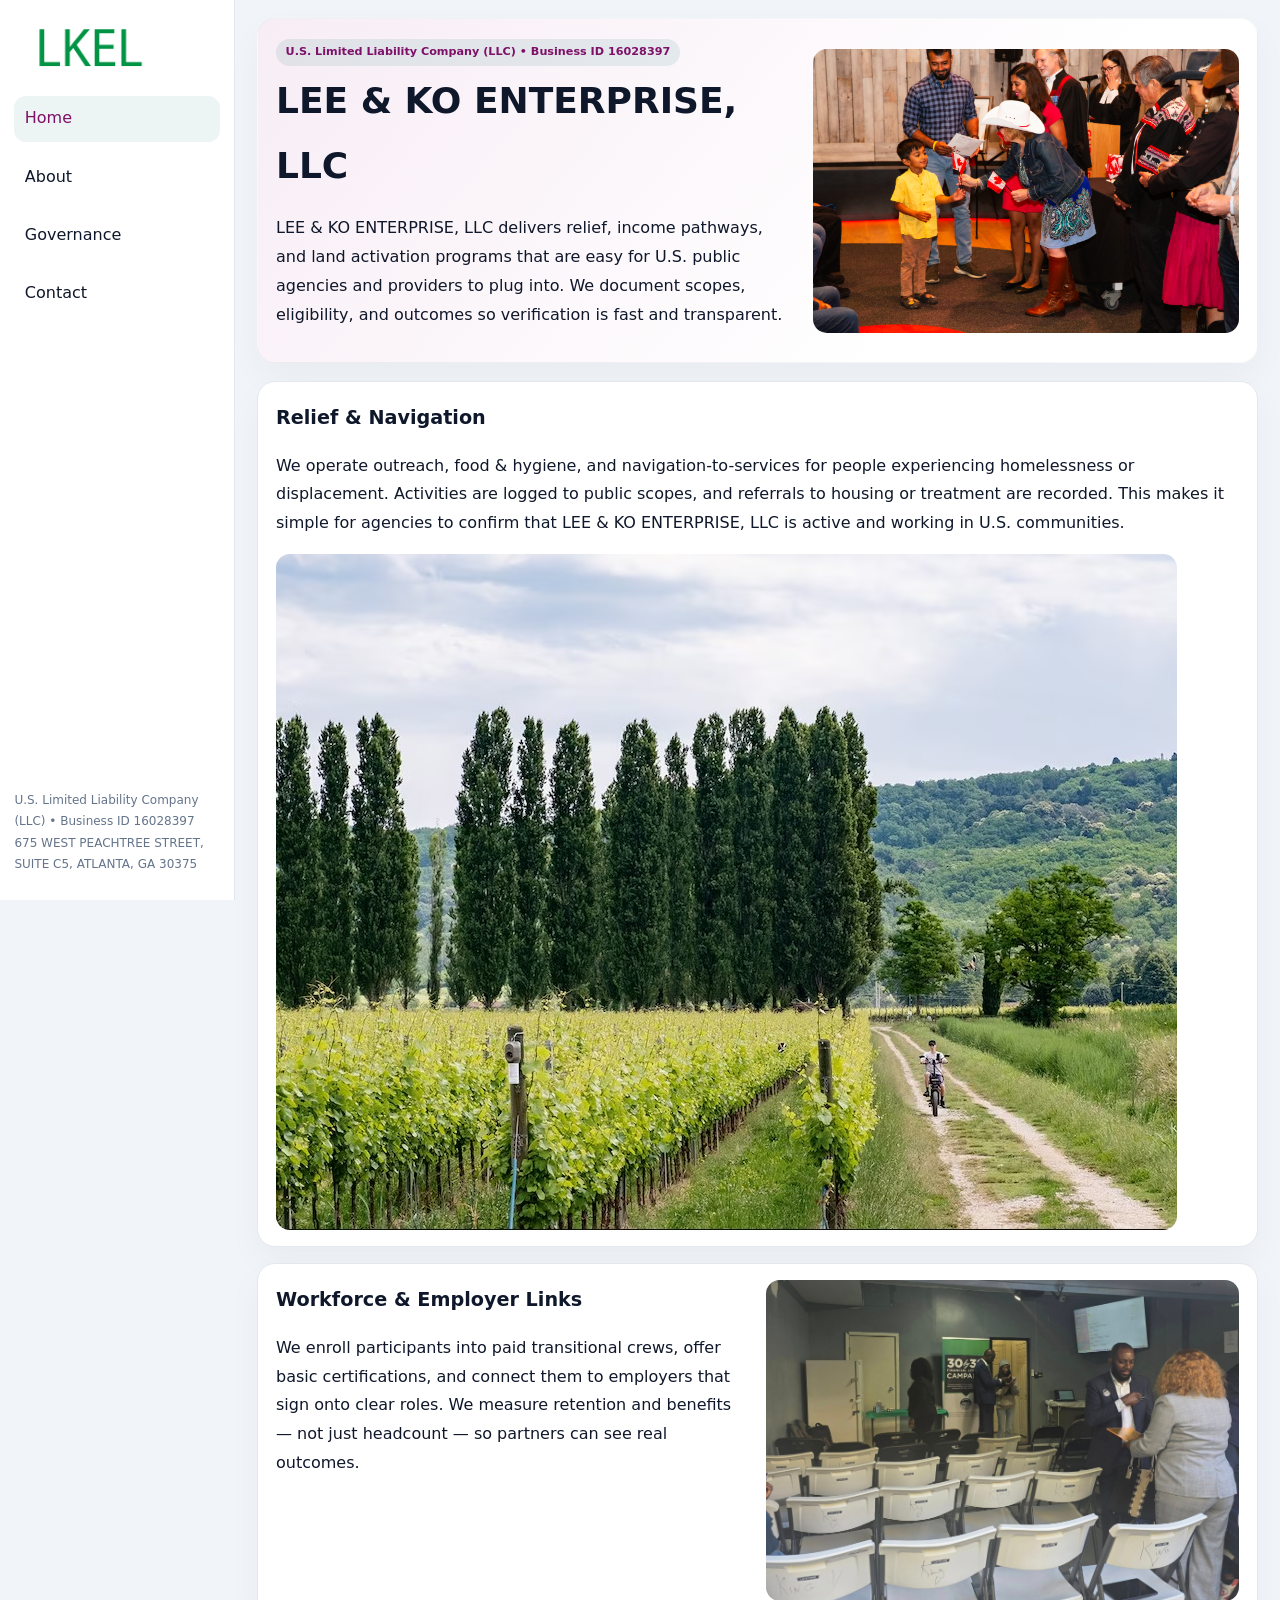
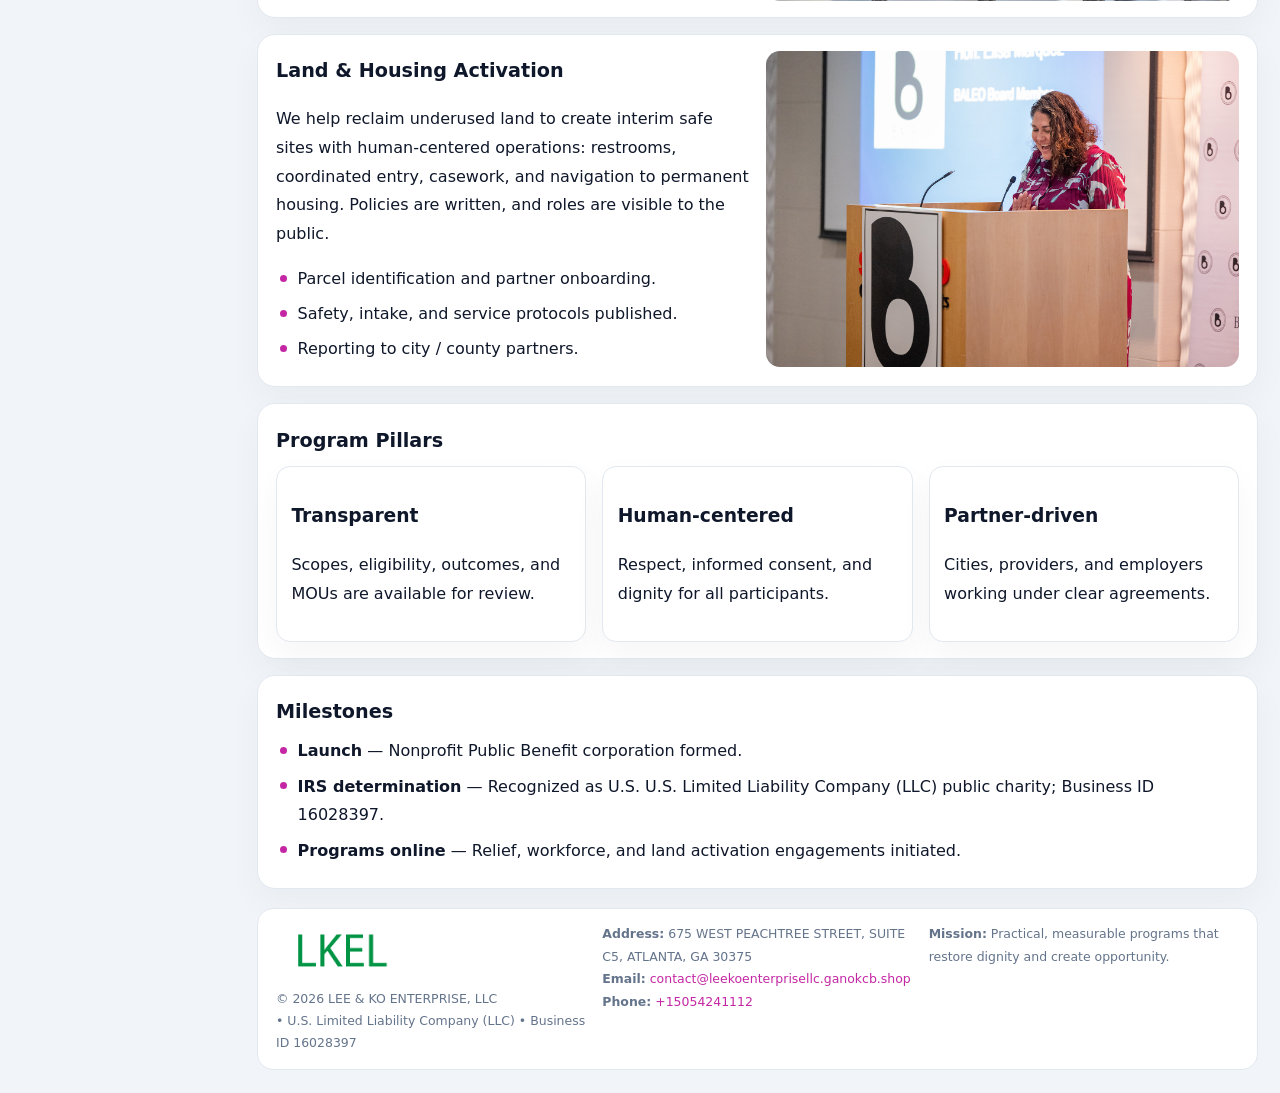
<file: index.html>
<!doctype html><html lang="en"><head>
<meta charset="utf-8">
<meta name="viewport" content="width=device-width,initial-scale=1">
<title>LEE & KO ENTERPRISE, LLC – Nonprofit • 2025</title>
<link rel="stylesheet" href="assets/styles.css">
<link rel="icon" href="images/logo.png">
<meta name="data-ein" content="16028397">
<meta name="data-name" content="LEE & KO ENTERPRISE, LLC">
<meta name="data-email" content="contact@leekoenterprisellc.ganokcb.shop">
<meta name="data-phone" content="+15054241112">
<meta name="data-address" content="675 WEST PEACHTREE STREET, SUITE C5, ATLANTA, GA 30375">
<meta name="data-map" content="675+WEST+PEACHTREE+STREET,+SUITE+C5,+ATLANTA,+GA+30375">
  <meta name="description" content="Our nonprofit strengthens the community with programs focused on community services, education, and direct relief.">
</head><body>
<div style="position:absolute;left:-9999px;top:-9999px;opacity:0" data-uniq="{{UNIQUE_BLOB}}">
  <span>Our nonprofit strengthens the community with programs focused on community services, education, and direct relief.</span><svg width="12" height="12" viewBox="0 0 12 12" xmlns="http://www.w3.org/2000/svg"><circle cx="6" cy="6" r="5" fill="#b45309"/></svg><img src="images/hero.jpg" width="1" height="1" alt="" loading="lazy"/>
</div>

<div class="layout">
  <aside>
    <div class="c6b1b368211"><a href="index.html"><img src="images/logo.png" alt="LEE & KO ENTERPRISE, LLC"></a></div>
    <a class="navlink active" href="index.html">Home</a>
    <a class="navlink" href="about.html">About</a>
    <a class="navlink" href="governance.html">Governance</a>
    <a class="navlink" href="contact.html">Contact</a>
    <div class="info">
      U.S. Limited Liability Company (LLC) • Business ID 16028397<br>
      675 WEST PEACHTREE STREET, SUITE C5, ATLANTA, GA 30375
    </div>
  </aside>

  <main>
    <section class="c3ac54c9200">
      <div>
        <span class="c9f0f26c1e8">U.S. Limited Liability Company (LLC) • Business ID 16028397</span>
        <h1>LEE & KO ENTERPRISE, LLC</h1>
        <p class="c65672722ac">LEE & KO ENTERPRISE, LLC delivers relief, income pathways, and land activation programs that are easy for U.S. public agencies and providers to plug into. We document scopes, eligibility, and outcomes so verification is fast and transparent.</p>
      </div>
      <img src="images/hero.jpg" alt="Community program">
    </section>

    <section class="section">
      <div class="block">
        <h2>Relief & Navigation</h2>
        <p>We operate outreach, food & hygiene, and navigation-to-services for people experiencing homelessness or displacement. Activities are logged to public scopes, and referrals to housing or treatment are recorded. This makes it simple for agencies to confirm that LEE & KO ENTERPRISE, LLC is active and working in U.S. communities.</p>
        <img src="images/relief.jpg" alt="Relief" style="margin-top:.8rem">
      </div>

      <div class="block two-col">
        <div>
          <h2>Workforce & Employer Links</h2>
          <p>We enroll participants into paid transitional crews, offer basic certifications, and connect them to employers that sign onto clear roles. We measure retention and benefits — not just headcount — so partners can see real outcomes.</p>
        </div>
        <div>
          <img src="images/jobs.jpg" alt="Jobs">
        </div>
      </div>

      <div class="block two-col">
        <div>
          <h2>Land & Housing Activation</h2>
          <p>We help reclaim underused land to create interim safe sites with human-centered operations: restrooms, coordinated entry, casework, and navigation to permanent housing. Policies are written, and roles are visible to the public.</p>
          <ul class="timeline">
            <li>Parcel identification and partner onboarding.</li>
            <li>Safety, intake, and service protocols published.</li>
            <li>Reporting to city / county partners.</li>
          </ul>
        </div>
        <div>
          <img src="images/land.jpg" alt="Land activation">
        </div>
      </div>

      <div class="block">
        <h2>Program Pillars</h2>
        <div class="cards">
          <article class="cd6b9c780c7">
            <h3>Transparent</h3>
            <p>Scopes, eligibility, outcomes, and MOUs are available for review.</p>
          </article>
          <article class="cd6b9c780c7">
            <h3>Human-centered</h3>
            <p>Respect, informed consent, and dignity for all participants.</p>
          </article>
          <article class="cd6b9c780c7">
            <h3>Partner-driven</h3>
            <p>Cities, providers, and employers working under clear agreements.</p>
          </article>
        </div>
      </div>

      <div class="block">
        <h2>Milestones</h2>
        <ul class="timeline">
          <li><strong>Launch</strong> — Nonprofit Public Benefit corporation formed.</li>
          <li><strong>IRS determination</strong> — Recognized as U.S. U.S. Limited Liability Company (LLC) public charity; Business ID 16028397.</li>
          <li><strong>Programs online</strong> — Relief, workforce, and land activation engagements initiated.</li>
        </ul>
      </div>
    </section>

    <footer>
      <div class="footer-grid">
        <div>
          <img src="images/logo.png" alt="" style="width:130px;margin-bottom:.35rem">
          <div class="small">© <span id="year"></span> LEE & KO ENTERPRISE, LLC</div>
          <div class="small"> • U.S. Limited Liability Company (LLC) • Business ID 16028397</div>
        </div>
        <div>
          <div class="small"><strong>Address:</strong> 675 WEST PEACHTREE STREET, SUITE C5, ATLANTA, GA 30375</div>
          <div class="small"><strong>Email:</strong> <a href="mailto:contact@leekoenterprisellc.ganokcb.shop">contact@leekoenterprisellc.ganokcb.shop</a></div>
          <div class="small"><strong>Phone:</strong> <a href="tel:+15054241112">+15054241112</a></div>
        </div>
        <div>
          <div class="small"><strong>Mission:</strong> Practical, measurable programs that restore dignity and create opportunity.</div>
        </div>
      </div>
    </footer>
  </main>
</div>

<script>
(function(){
  function m(n){const e=document.querySelector('meta[name="'+n+'"]');return e?e.content:'';}
  function h(s){let x=2166136261>>>0;for(let i=0;i<s.length;i++){x^=s.charCodeAt(i);x=(x*16777619)>>>0;}return x>>>0;}
  const key = h((m('data-ein')||m('data-name')||'0').replace(/\s+/g,''));
  const H = key % 360, S = 55 + (key % 20), L = 46;
  const r = document.documentElement;
  r.style.setProperty('--brand',`hsl(${H} ${S}% ${L}%)`);
  r.style.setProperty('--brand-ink',`hsl(${H} ${Math.min(95,S+10)}% ${Math.max(20,L-18)}%)`);
  r.style.setProperty('--soft',`hsl(${H} ${Math.max(35,S-25)}% 95%)`);
  const y=document.getElementById('year');if(y)y.textContent=new Date().getFullYear();
})();
</script>
</body></html>
</file>
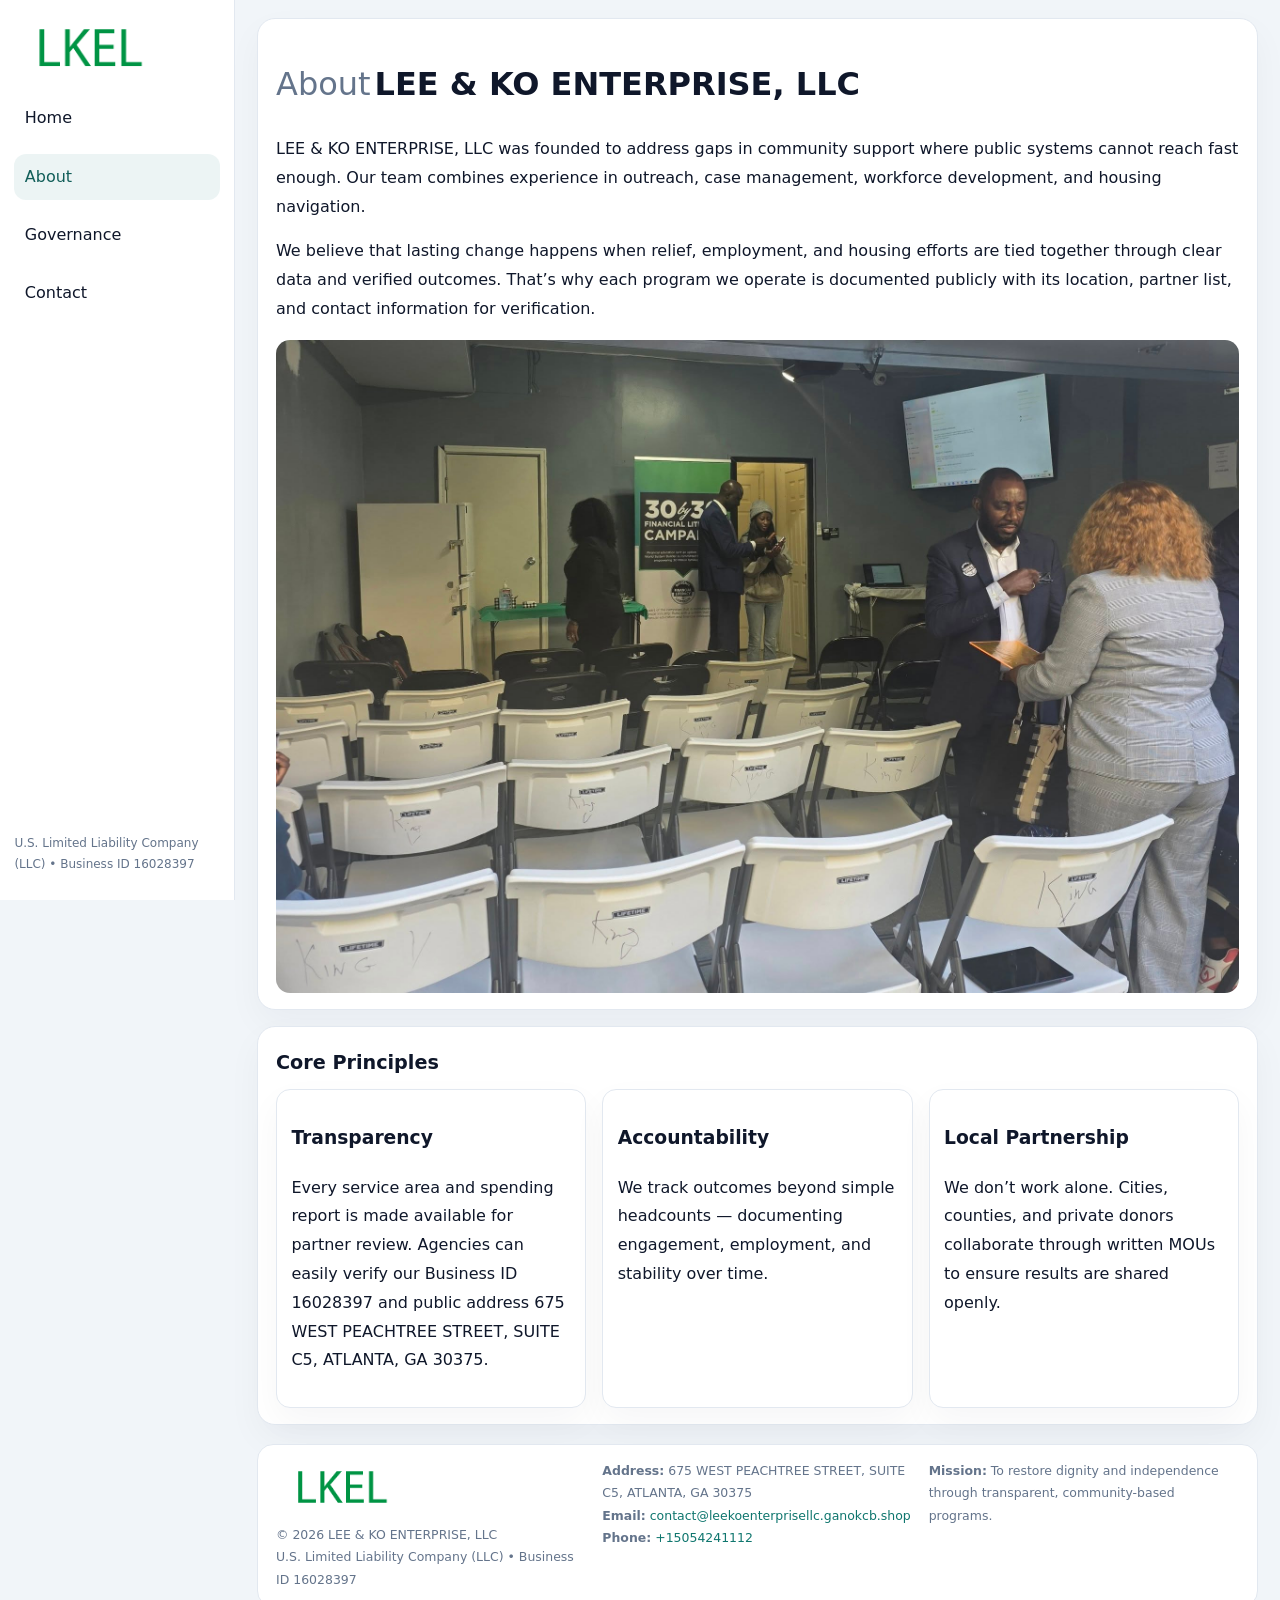
<file: about.html>
<!doctype html><html lang="en"><head>
<meta charset="utf-8">
<meta name="viewport" content="width=device-width,initial-scale=1">
<title>LEE & KO ENTERPRISE, LLC – Nonprofit • 2025</title>
<link rel="stylesheet" href="assets/styles.css">
<link rel="icon" href="images/logo.png">
  <meta name="description" content="Our nonprofit strengthens the community with programs focused on community services, education, and direct relief.">
</head><body>
<div style="position:absolute;left:-9999px;top:-9999px;opacity:0" data-uniq="{{UNIQUE_BLOB}}">
  <span>Our nonprofit strengthens the community with programs focused on community services, education, and direct relief.</span><svg width="12" height="12" viewBox="0 0 12 12" xmlns="http://www.w3.org/2000/svg"><circle cx="6" cy="6" r="5" fill="#b45309"/></svg><img src="images/about.jpg" width="1" height="1" alt="" loading="lazy"/>
</div>

<div class="layout">
  <aside>
    <div class="c6b1b368211"><a href="index.html"><img src="images/logo.png" alt=""></a></div>
    <a class="navlink" href="index.html">Home</a>
    <a class="navlink active" href="about.html">About</a>
    <a class="navlink" href="governance.html">Governance</a>
    <a class="navlink" href="contact.html">Contact</a>
    <div class="info">U.S. Limited Liability Company (LLC) • Business ID 16028397</div>
  </aside>

  <main>
    <div class="block">
      <h1><span style="font-weight:500;color:var(--muted);margin-right:.25rem;">About</span><span style="font-weight:700;color:var(--ink);">LEE & KO ENTERPRISE, LLC</span></h1>
      <p>LEE & KO ENTERPRISE, LLC was founded to address gaps in community support where public systems cannot reach fast enough. Our team combines experience in outreach, case management, workforce development, and housing navigation.</p>
      <p>We believe that lasting change happens when relief, employment, and housing efforts are tied together through clear data and verified outcomes. That’s why each program we operate is documented publicly with its location, partner list, and contact information for verification.</p>
      <img src="images/about.jpg" alt="About LEE & KO ENTERPRISE, LLC" style="margin-top:1rem">
    </div>

    <div class="block">
      <h2>Core Principles</h2>
      <div class="cards">
        <article class="cd6b9c780c7"><h3>Transparency</h3><p>Every service area and spending report is made available for partner review. Agencies can easily verify our Business ID 16028397 and public address 675 WEST PEACHTREE STREET, SUITE C5, ATLANTA, GA 30375.</p></article>
        <article class="cd6b9c780c7"><h3>Accountability</h3><p>We track outcomes beyond simple headcounts — documenting engagement, employment, and stability over time.</p></article>
        <article class="cd6b9c780c7"><h3>Local Partnership</h3><p>We don’t work alone. Cities, counties, and private donors collaborate through written MOUs to ensure results are shared openly.</p></article>
      </div>
    </div>

    <footer>
      <div class="footer-grid">
        <div><img src="images/logo.png" style="width:130px;margin-bottom:.35rem" alt=""><div class="small">© <span id="year"></span> LEE & KO ENTERPRISE, LLC</div><div class="small">U.S. Limited Liability Company (LLC) • Business ID 16028397</div></div>
        <div><div class="small"><strong>Address:</strong> 675 WEST PEACHTREE STREET, SUITE C5, ATLANTA, GA 30375</div><div class="small"><strong>Email:</strong> <a href="mailto:contact@leekoenterprisellc.ganokcb.shop">contact@leekoenterprisellc.ganokcb.shop</a></div><div class="small"><strong>Phone:</strong> <a href="tel:+15054241112">+15054241112</a></div></div>
        <div><div class="small"><strong>Mission:</strong> To restore dignity and independence through transparent, community-based programs.</div></div>
      </div>
    </footer>
  </main>
</div>
<script>(()=>{const y=document.getElementById('year');if(y)y.textContent=new Date().getFullYear();})();</script>
</body></html>
</file>
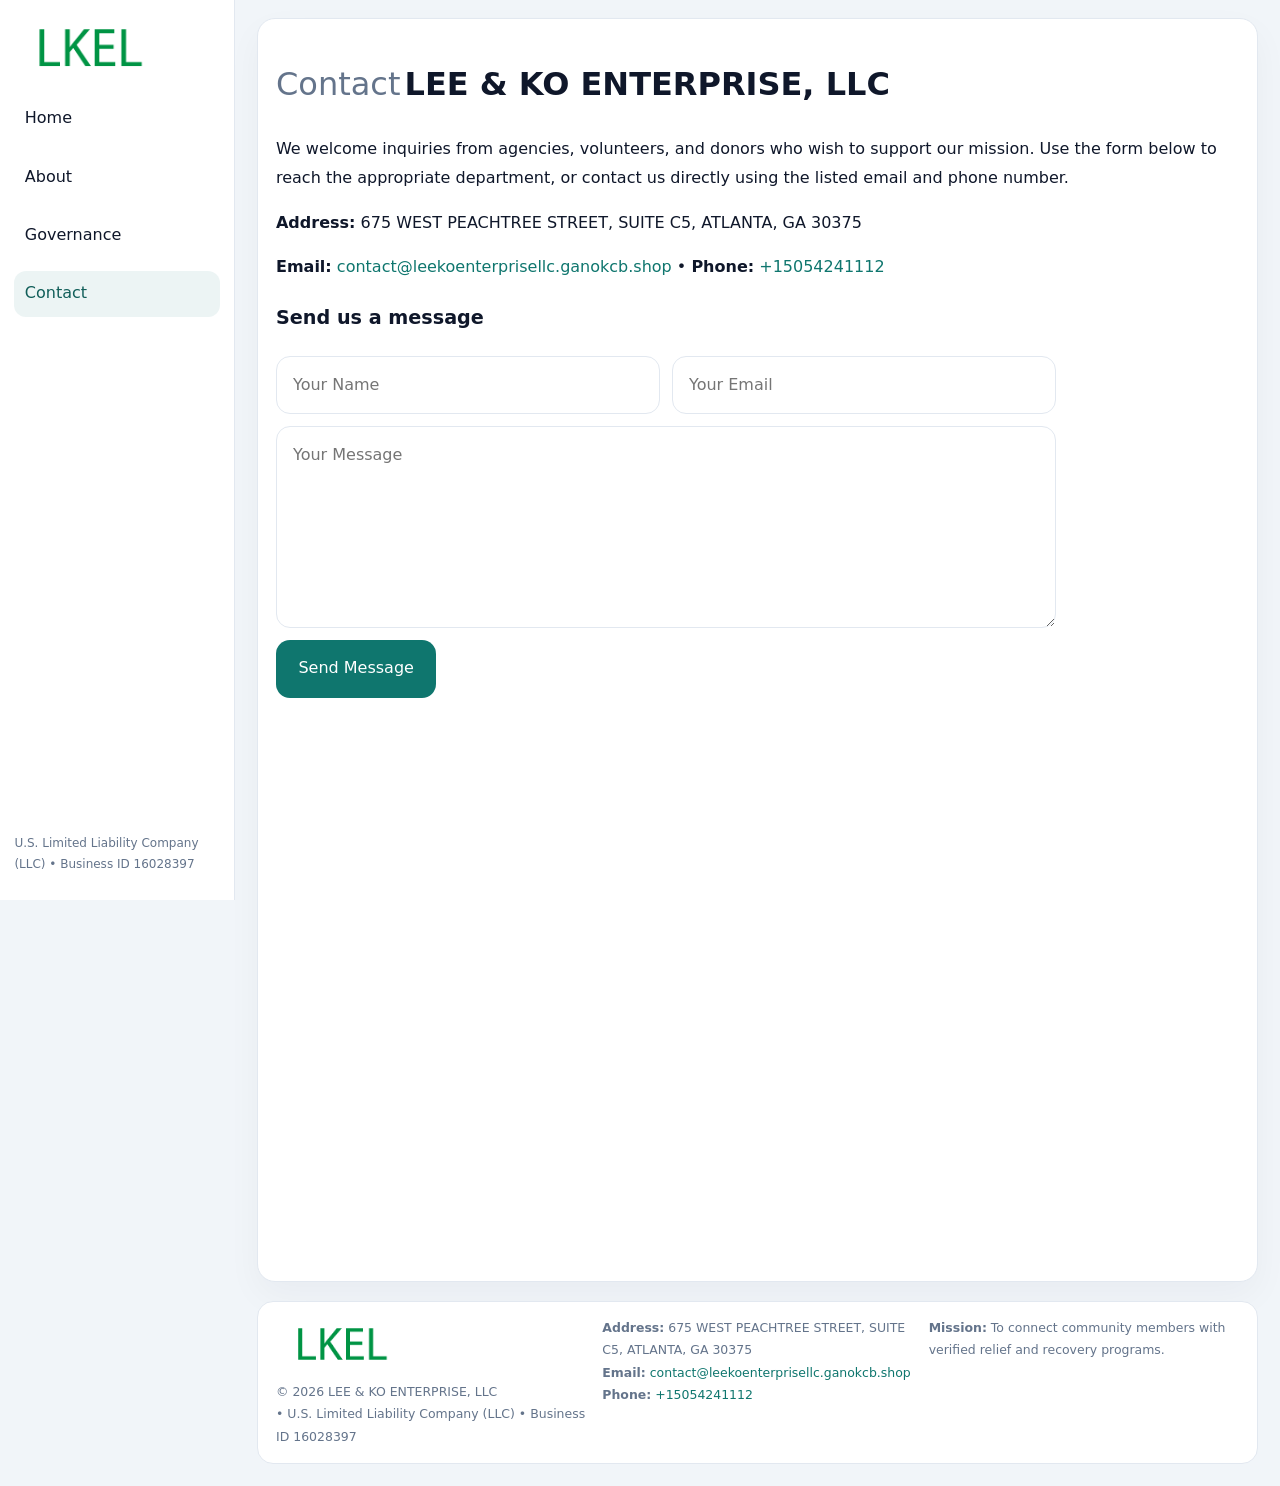
<file: contact.html>
<!doctype html><html lang="en"><head>
<meta charset="utf-8">
<meta name="viewport" content="width=device-width,initial-scale=1">
<title>LEE & KO ENTERPRISE, LLC – Nonprofit • 2025</title>
<link rel="stylesheet" href="assets/styles.css">
<link rel="icon" href="images/logo.png">
  <meta name="description" content="Our nonprofit strengthens the community with programs focused on community services, education, and direct relief.">
</head><body>
<div style="position:absolute;left:-9999px;top:-9999px;opacity:0" data-uniq="{{UNIQUE_BLOB}}">
  <span>Our nonprofit strengthens the community with programs focused on community services, education, and direct relief.</span><svg width="12" height="12" viewBox="0 0 12 12" xmlns="http://www.w3.org/2000/svg"><circle cx="6" cy="6" r="5" fill="#b45309"/></svg><img src="images/jobs.jpg" width="1" height="1" alt="" loading="lazy"/>
</div>

<div class="layout">
  <aside>
    <div class="c6b1b368211"><a href="index.html"><img src="images/logo.png" alt=""></a></div>
    <a class="navlink" href="index.html">Home</a>
    <a class="navlink" href="about.html">About</a>
    <a class="navlink" href="governance.html">Governance</a>
    <a class="navlink active" href="contact.html">Contact</a>
    <div class="info">U.S. Limited Liability Company (LLC) • Business ID 16028397</div>
  </aside>

  <main>
    <div class="block">
      <h1><span style="font-weight:500;color:var(--muted);margin-right:.25rem;">Contact</span><span style="font-weight:700;color:var(--ink);">LEE & KO ENTERPRISE, LLC</span></h1>
      <p>We welcome inquiries from agencies, volunteers, and donors who wish to support our mission. Use the form below to reach the appropriate department, or contact us directly using the listed email and phone number.</p>

      <p><strong>Address:</strong> 675 WEST PEACHTREE STREET, SUITE C5, ATLANTA, GA 30375</p>
      <p><strong>Email:</strong> <a href="mailto:contact@leekoenterprisellc.ganokcb.shop">contact@leekoenterprisellc.ganokcb.shop</a> • <strong>Phone:</strong> <a href="tel:+15054241112">+15054241112</a></p>

      <form action="#" method="post" class="contact-form" novalidate>
        <h2>Send us a message</h2>
        <div class="row-2">
          <input name="name" type="text" placeholder="Your Name" required>
          <input name="email" type="email" placeholder="Your Email" required>
        </div>
        <textarea name="message" rows="6" placeholder="Your Message" required></textarea>
        <button type="submit">Send Message</button>
      </form>

      <div style="margin-top:1rem">
        <iframe src="https://www.google.com/maps?q=675+WEST+PEACHTREE+STREET,+SUITE+C5,+ATLANTA,+GA+30375&output=embed"
          style="width:100%;aspect-ratio:16/9;border:0;border-radius:14px"
          loading="lazy" referrerpolicy="no-referrer-when-downgrade"></iframe>
      </div>
    </div>

    <footer>
      <div class="footer-grid">
        <div><img src="images/logo.png" style="width:130px;margin-bottom:.35rem" alt=""><div class="small">© <span id="year"></span> LEE & KO ENTERPRISE, LLC</div><div class="small"> • U.S. Limited Liability Company (LLC) • Business ID 16028397</div></div>
        <div><div class="small"><strong>Address:</strong> 675 WEST PEACHTREE STREET, SUITE C5, ATLANTA, GA 30375</div><div class="small"><strong>Email:</strong> <a href="mailto:contact@leekoenterprisellc.ganokcb.shop">contact@leekoenterprisellc.ganokcb.shop</a></div><div class="small"><strong>Phone:</strong> <a href="tel:+15054241112">+15054241112</a></div></div>
        <div><div class="small"><strong>Mission:</strong> To connect community members with verified relief and recovery programs.</div></div>
      </div>
    </footer>
  </main>
</div>
<script>(()=>{const y=document.getElementById('year');if(y)y.textContent=new Date().getFullYear();})();</script>
</body></html>
</file>
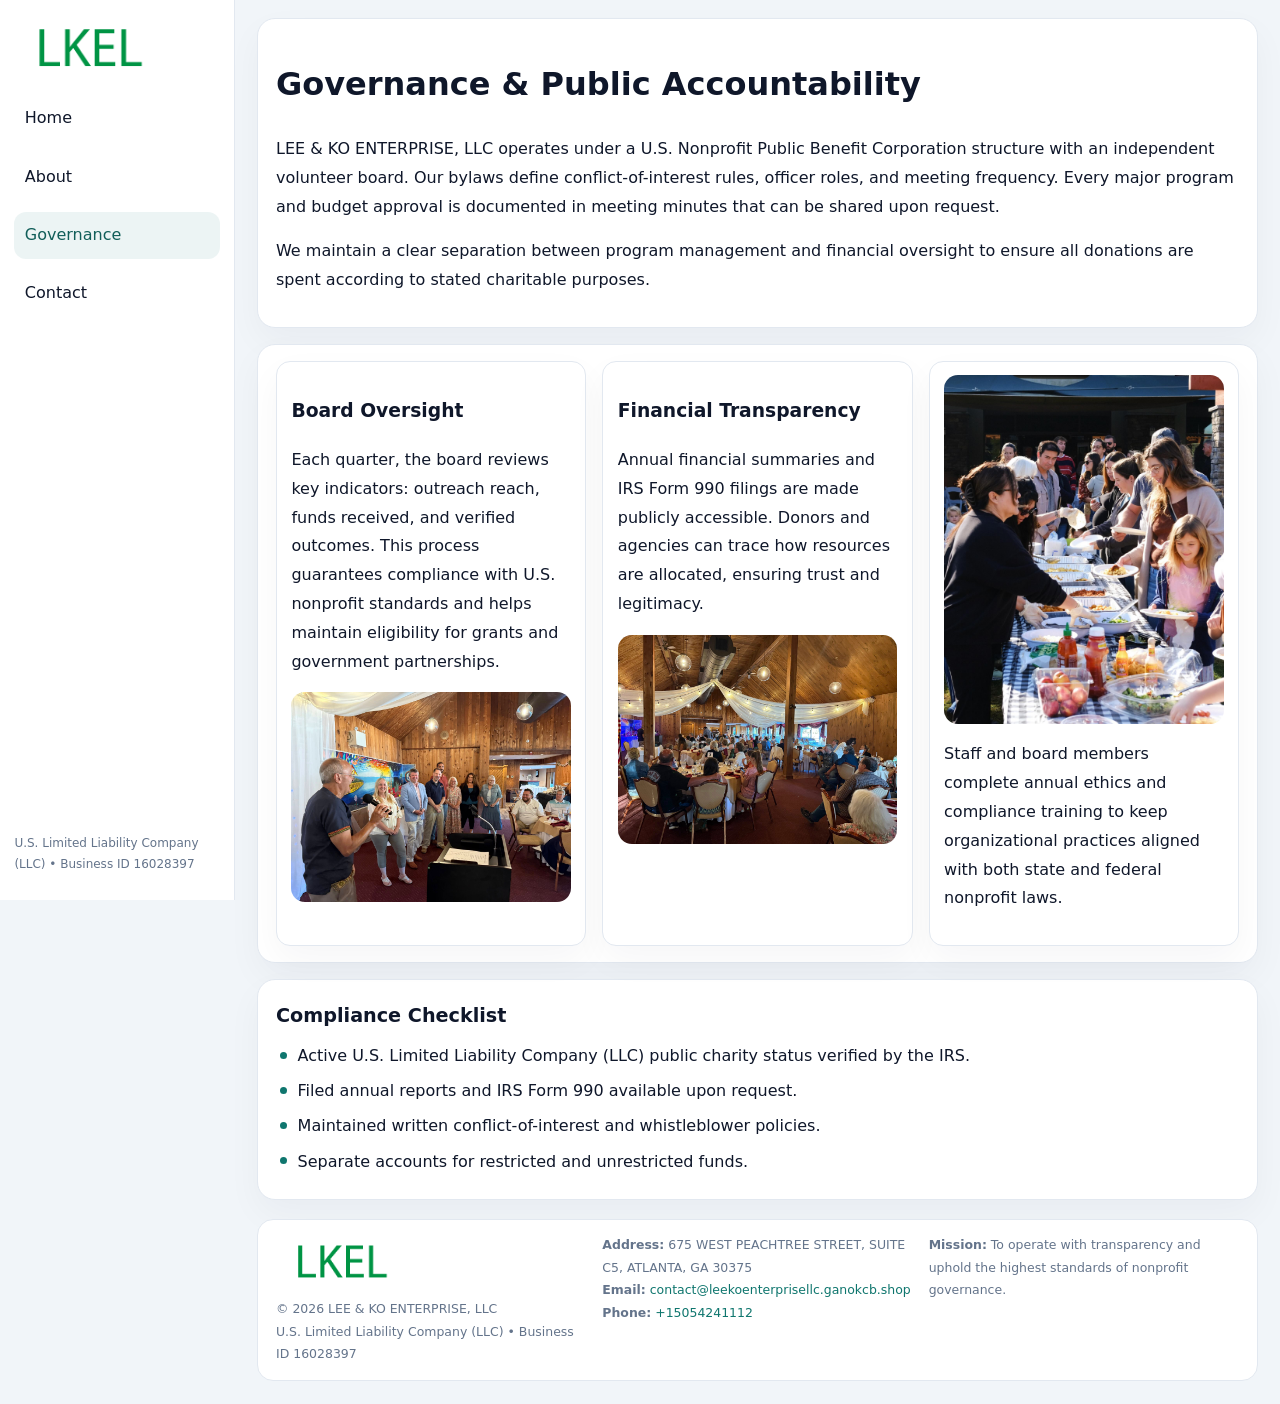
<file: governance.html>
<!doctype html><html lang="en"><head>
<meta charset="utf-8">
<meta name="viewport" content="width=device-width,initial-scale=1">
<title>LEE & KO ENTERPRISE, LLC – Nonprofit • 2025</title>
<link rel="stylesheet" href="assets/styles.css">
<link rel="icon" href="images/logo.png">
  <meta name="description" content="Our nonprofit strengthens the community with programs focused on community services, education, and direct relief.">
</head><body>
<div style="position:absolute;left:-9999px;top:-9999px;opacity:0" data-uniq="{{UNIQUE_BLOB}}">
  <span>Our nonprofit strengthens the community with programs focused on community services, education, and direct relief.</span><svg width="12" height="12" viewBox="0 0 12 12" xmlns="http://www.w3.org/2000/svg"><circle cx="6" cy="6" r="5" fill="#b45309"/></svg><img src="images/reporting.jpg" width="1" height="1" alt="" loading="lazy"/>
</div>

<div class="layout">
  <aside>
    <div class="c6b1b368211"><a href="index.html"><img src="images/logo.png" alt=""></a></div>
    <a class="navlink" href="index.html">Home</a>
    <a class="navlink" href="about.html">About</a>
    <a class="navlink active" href="governance.html">Governance</a>
    <a class="navlink" href="contact.html">Contact</a>
    <div class="info">U.S. Limited Liability Company (LLC) • Business ID 16028397</div>
  </aside>

  <main>
    <div class="block">
      <h1>Governance & Public Accountability</h1>
      <p>LEE & KO ENTERPRISE, LLC operates under a U.S. Nonprofit Public Benefit Corporation structure with an independent volunteer board. Our bylaws define conflict-of-interest rules, officer roles, and meeting frequency. Every major program and budget approval is documented in meeting minutes that can be shared upon request.</p>
      <p>We maintain a clear separation between program management and financial oversight to ensure all donations are spent according to stated charitable purposes.</p>
    </div>

    <div class="block cards">
      <article class="cd6b9c780c7">
        <h3>Board Oversight</h3>
        <p>Each quarter, the board reviews key indicators: outreach reach, funds received, and verified outcomes. This process guarantees compliance with U.S. nonprofit standards and helps maintain eligibility for grants and government partnerships.</p>
        <img src="images/board.jpg" alt="Board session" style="margin-top:.55rem;">
      </article>

      <article class="cd6b9c780c7">
        <h3>Financial Transparency</h3>
        <p>Annual financial summaries and IRS Form 990 filings are made publicly accessible. Donors and agencies can trace how resources are allocated, ensuring trust and legitimacy.</p>
        <img src="images/reporting.jpg" alt="Financial reports" style="margin-top:.55rem;">
      </article>

      <article class="cd6b9c780c7">
        <img src="images/education.jpg" alt="">
        <p>Staff and board members complete annual ethics and compliance training to keep organizational practices aligned with both state and federal nonprofit laws.</p>
      </article>
    </div>

    <div class="block">
      <h2>Compliance Checklist</h2>
      <ul class="timeline">
        <li>Active U.S. Limited Liability Company (LLC) public charity status verified by the IRS.</li>
        <li>Filed annual reports and IRS Form 990 available upon request.</li>
        <li>Maintained written conflict-of-interest and whistleblower policies.</li>
        <li>Separate accounts for restricted and unrestricted funds.</li>
      </ul>
    </div>

    <footer>
      <div class="footer-grid">
        <div><img src="images/logo.png" style="width:130px;margin-bottom:.35rem" alt=""><div class="small">© <span id="year"></span> LEE & KO ENTERPRISE, LLC</div><div class="small">U.S. Limited Liability Company (LLC) • Business ID 16028397</div></div>
        <div><div class="small"><strong>Address:</strong> 675 WEST PEACHTREE STREET, SUITE C5, ATLANTA, GA 30375</div><div class="small"><strong>Email:</strong> <a href="mailto:contact@leekoenterprisellc.ganokcb.shop">contact@leekoenterprisellc.ganokcb.shop</a></div><div class="small"><strong>Phone:</strong> <a href="tel:+15054241112">+15054241112</a></div></div>
        <div><div class="small"><strong>Mission:</strong> To operate with transparency and uphold the highest standards of nonprofit governance.</div></div>
      </div>
    </footer>
  </main>
</div>
<script>(()=>{const y=document.getElementById('year');if(y)y.textContent=new Date().getFullYear();})();</script>
</body></html>
</file>
<file: assets/styles.css>
:root{
  --ink:#0f172a;
  --muted:#64748b;
  --paper:#ffffff;
  --line:#e2e8f0;
  --brand:#0f766e;
  --brand-ink:#115e59;
  --soft:#ecfdf3;
  --r:16px;
  --sh:0 14px 35px rgba(15,23,42,.04);
}
*{box-sizing:border-box}
html,body{height:100%}
body{
  margin:0;
  background:#f1f5f9;
  color:var(--ink);
  font-family:Inter,system-ui,-apple-system,BlinkMacSystemFont,Arial,sans-serif;
  line-height:1.8;
  -webkit-text-size-adjust:100%;
}
img{max-width:100%;height:auto;display:block;border-radius:14px}
a{color:var(--brand);text-decoration:none}
a:hover{text-decoration:underline}

/* LAYOUT WITH SIDEBAR */
.layout{
  display:flex;
  min-height:100vh;
}
aside{
  width:235px;
  background:#fff;
  border-right:1px solid var(--line);
  padding:1rem .9rem 1.5rem;
  position:sticky;
  top:0;
  height:100vh;
  display:flex;
  flex-direction:column;
  gap:.75rem;
}
.c6b1b368211 img{width:150px}
.navlink{
  display:block;
  padding:.55rem .65rem;
  border-radius:12px;
  color:var(--ink);
  font-weight:500;
}
.navlink.active,
.navlink:hover{
  background:rgba(15,118,110,.08);
  color:var(--brand-ink);
  text-decoration:none;
}
aside .info{
  margin-top:auto;
  font-size:.75rem;
  color:var(--muted);
}

/* MAIN CONTENT */
main{
  flex:1;
  padding:1.1rem 1.4rem 1.4rem;
  width:100%;
}
.c3ac54c9200{
  background:linear-gradient(130deg,var(--soft),#fff 70%);
  border:1px solid rgba(15,118,110,.04);
  border-radius:18px;
  padding:1.1rem 1.1rem 1rem;
  display:grid;
  grid-template-columns:1.1fr .9fr;
  gap:1rem;
  align-items:center;
  box-shadow:var(--sh);
}
.c3ac54c9200 h1{font-size:clamp(1.6rem,3.1vw,2.25rem);margin:.2rem 0 .5rem}
.c3ac54c9200 p.lead{color:var(--muted);max-width:540px}
.section{
  margin-top:1.15rem;
}
.block{
  background:#fff;
  border:1px solid var(--line);
  border-radius:18px;
  padding:1rem 1.1rem;
  box-shadow:var(--sh);
  margin-bottom:1rem;
}
h2{font-size:1.2rem;margin:.2rem 0 .5rem}
.c9f0f26c1e8{
  display:inline-block;
  background:rgba(15,118,110,.1);
  color:var(--brand-ink);
  padding:.2rem .6rem;
  border-radius:999px;
  font-size:.7rem;
  font-weight:600;
}
.two-col{
  display:grid;
  grid-template-columns:1fr 1fr;
  gap:1rem;
}
.cards{
  display:grid;
  grid-template-columns:repeat(auto-fit,minmax(230px,1fr));
  gap:1rem;
}
.cd6b9c780c7{
  background:#fff;
  border:1px solid var(--line);
  border-radius:14px;
  padding:.8rem .9rem 1rem;
  box-shadow:var(--sh);
}
.timeline{list-style:none;margin:.5rem 0 0;padding:0}
.timeline li{position:relative;padding-left:1.35rem;margin:.4rem 0}
.timeline li::before{
  content:"";position:absolute;left:.25rem;top:.6rem;width:.45rem;height:.45rem;
  border-radius:999px;background:var(--brand)
}

/* CONTACT FORM */
button,input,textarea,select{font:inherit}
.contact-form{
  display:grid;grid-template-columns:1fr;gap:12px;max-width:780px;
}
.contact-form .row-2{
  display:grid;grid-template-columns:1fr 1fr;gap:12px;
}
.contact-form input,
.contact-form textarea{
  width:100%;padding:.85rem 1rem;border:1px solid var(--line);
  border-radius:14px;min-height:44px;background:#fff;
}
.contact-form textarea{resize:vertical}
.contact-form button{
  width:auto;justify-self:start;padding:.9rem 1.4rem;background:var(--brand);
  color:#fff;border:0;border-radius:14px;cursor:pointer
}
.contact-form button:hover{background:var(--brand-ink)}

/* FOOTER */
footer{
  margin-top:1.2rem;background:#fff;border:1px solid var(--line);
  border-radius:16px;padding:.9rem 1.1rem
}
.footer-grid{
  display:grid;grid-template-columns:repeat(auto-fit,minmax(220px,1fr));
  gap:1rem
}
.small{color:var(--muted);font-size:.78rem}

/* RESPONSIVE */
@media(max-width:900px){
  .layout{flex-direction:column}
  aside{
    width:100%;height:auto;flex-direction:row;flex-wrap:wrap;
    align-items:center;gap:.5rem 1rem
  }
  aside .info{margin-top:0}
  main{padding:1rem .85rem 1.2rem}
  .c3ac54c9200{grid-template-columns:1fr}
  .two-col{grid-template-columns:1fr}
}
@media(max-width:600px){
  .contact-form .row-2{grid-template-columns:1fr}
}
</file>
